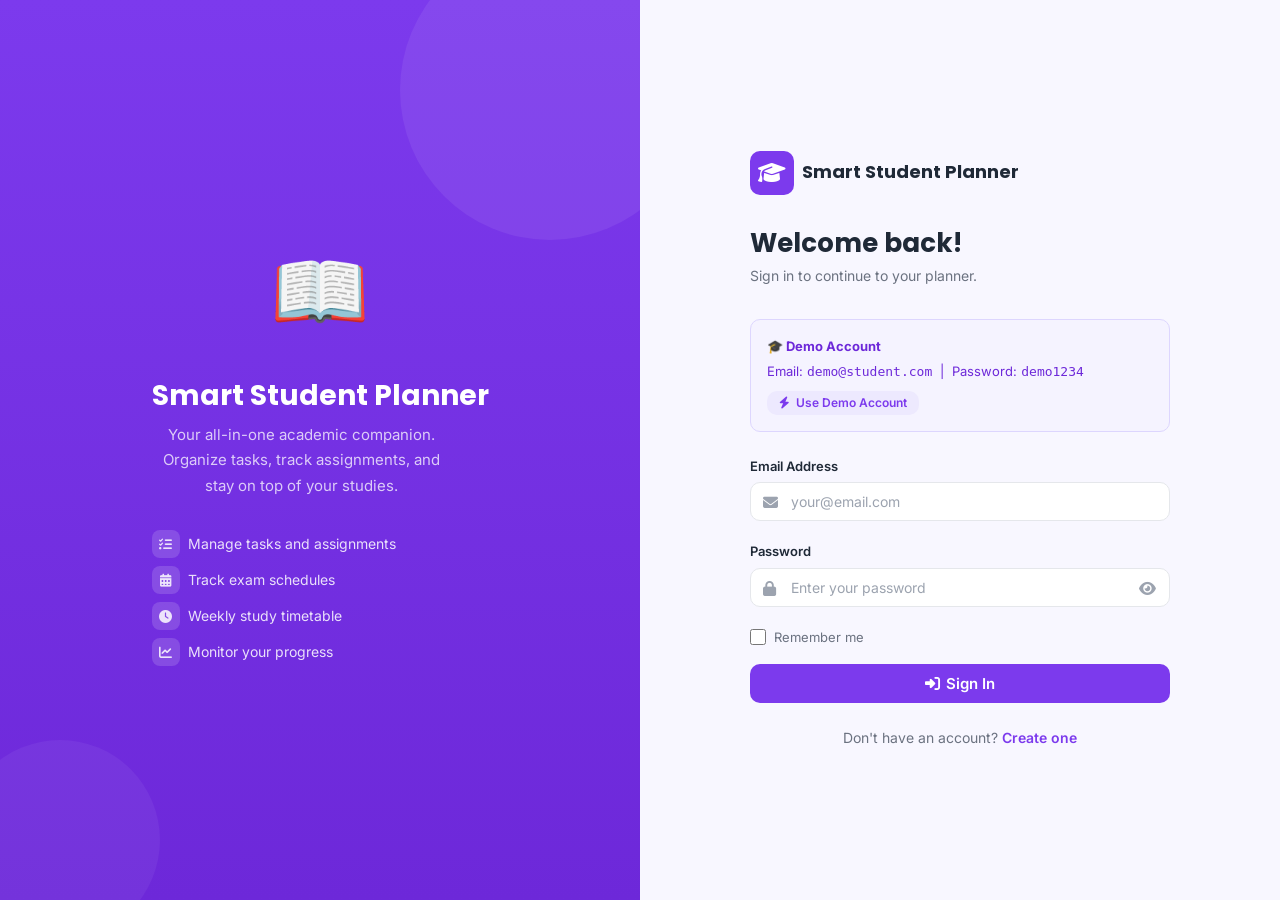
<file: smart-student-planner/index.html>
<!DOCTYPE html>
<html lang="en">
<head>
  <meta charset="UTF-8" />
  <meta name="viewport" content="width=device-width, initial-scale=1.0" />
  <title>Smart Student Planner</title>
  <link rel="stylesheet" href="css/style.css" />
  <link rel="stylesheet" href="css/responsive.css" />
  <link rel="stylesheet" href="https://cdnjs.cloudflare.com/ajax/libs/font-awesome/6.5.0/css/all.min.css" />
  <link rel="preconnect" href="https://fonts.googleapis.com" />
  <link rel="preconnect" href="https://fonts.gstatic.com" crossorigin />
  <link href="https://fonts.googleapis.com/css2?family=Inter:wght@300;400;500;600;700;800&family=Poppins:wght@400;500;600;700&display=swap" rel="stylesheet" />
</head>
<body>

<!-- Sidebar Overlay (mobile) -->
<div id="sidebar-overlay" class="sidebar-overlay" aria-hidden="true"></div>

<div class="app-layout">

  <!-- ===== SIDEBAR ===== -->
  <aside id="sidebar" class="sidebar" role="navigation" aria-label="Main navigation">

    <div class="sidebar-header">
      <!-- Logo -->
      <div class="sidebar-logo">
        <div class="logo-icon" aria-hidden="true">
          <i class="fa-solid fa-graduation-cap"></i>
        </div>
        <div class="logo-text">
          Smart Student
          <span>Planner</span>
        </div>
      </div>

      <!-- User info -->
      <div class="sidebar-user">
        <div class="user-avatar" id="sidebar-avatar" aria-hidden="true">S</div>
        <div class="user-info">
          <div class="user-name" id="sidebar-user-name">Student</div>
          <div class="user-role">Student</div>
        </div>
      </div>
    </div>

    <!-- Navigation -->
    <nav class="sidebar-nav" aria-label="Application sections">
      <div class="nav-label">Main Menu</div>

      <div class="nav-item active" data-section="dashboard" role="button" tabindex="0" aria-label="Dashboard">
        <i class="fa-solid fa-house" aria-hidden="true"></i>
        <span>Dashboard</span>
      </div>

      <div class="nav-item" data-section="tasks" role="button" tabindex="0" aria-label="My Tasks">
        <i class="fa-solid fa-list-check" aria-hidden="true"></i>
        <span>My Tasks</span>
        <span class="nav-badge" id="badge-tasks" style="display:none;">0</span>
      </div>

      <div class="nav-item" data-section="timetable" role="button" tabindex="0" aria-label="Timetable">
        <i class="fa-solid fa-clock" aria-hidden="true"></i>
        <span>Timetable</span>
      </div>

      <div class="nav-item" data-section="assignments" role="button" tabindex="0" aria-label="Assignments">
        <i class="fa-solid fa-file-lines" aria-hidden="true"></i>
        <span>Assignments</span>
        <span class="nav-badge" id="badge-assignments" style="display:none;">0</span>
      </div>

      <div class="nav-item" data-section="calendar" role="button" tabindex="0" aria-label="Exam Calendar">
        <i class="fa-solid fa-calendar-days" aria-hidden="true"></i>
        <span>Exam Calendar</span>
      </div>

      <div class="nav-item" data-section="progress" role="button" tabindex="0" aria-label="Study Progress">
        <i class="fa-solid fa-chart-line" aria-hidden="true"></i>
        <span>Study Progress</span>
      </div>

      <div class="nav-label" style="margin-top: var(--spacing-md);">Account</div>

      <div class="nav-item" data-section="settings" role="button" tabindex="0" aria-label="Profile and Settings">
        <i class="fa-solid fa-gear" aria-hidden="true"></i>
        <span>Profile & Settings</span>
      </div>
    </nav>

    <!-- Logout -->
    <div class="sidebar-footer">
      <button class="btn-logout logout-btn" type="button" aria-label="Logout">
        <i class="fa-solid fa-right-from-bracket" aria-hidden="true"></i>
        <span>Logout</span>
      </button>
    </div>

  </aside>

  <!-- ===== MAIN CONTENT ===== -->
  <main class="main-content" id="main-content">

    <!-- Topbar -->
    <header class="topbar" role="banner">
      <div class="topbar-left">
        <button class="sidebar-toggle" id="sidebar-toggle" aria-label="Toggle sidebar" aria-expanded="false">
          <i class="fa-solid fa-bars" aria-hidden="true"></i>
        </button>
        <h1 class="page-title" id="page-title">Dashboard</h1>
      </div>
      <div class="topbar-right">
        <span class="topbar-date" id="topbar-date" aria-label="Current date"></span>
        <button class="topbar-btn logout-btn" title="Logout" aria-label="Logout">
          <i class="fa-solid fa-right-from-bracket" aria-hidden="true"></i>
        </button>
      </div>
    </header>

    <!-- Page Content -->
    <div class="page-content">

      <!-- ===== DASHBOARD SECTION ===== -->
      <section id="section-dashboard" class="section active" aria-label="Dashboard">
        <!-- Rendered by dashboard.js -->
        <div id="dashboard-content"></div>
      </section>

      <!-- ===== TASKS SECTION ===== -->
      <section id="section-tasks" class="section" aria-label="My Tasks">
        <div id="tasks-content"></div>
      </section>

      <!-- ===== TIMETABLE SECTION ===== -->
      <section id="section-timetable" class="section" aria-label="Study Timetable">
        <div id="timetable-content"></div>
      </section>

      <!-- ===== ASSIGNMENTS SECTION ===== -->
      <section id="section-assignments" class="section" aria-label="Assignments">
        <div id="assignments-content"></div>
      </section>

      <!-- ===== CALENDAR SECTION ===== -->
      <section id="section-calendar" class="section" aria-label="Exam Calendar">
        <div id="calendar-content"></div>
      </section>

      <!-- ===== PROGRESS SECTION ===== -->
      <section id="section-progress" class="section" aria-label="Study Progress">
        <div id="progress-content"></div>
      </section>

      <!-- ===== SETTINGS SECTION ===== -->
      <section id="section-settings" class="section" aria-label="Profile and Settings">
        <div id="settings-content"></div>
      </section>

    </div><!-- end .page-content -->
  </main>

</div><!-- end .app-layout -->

<!-- Toast Container -->
<div id="toast-container" class="toast-container" aria-live="polite" aria-atomic="true"></div>

<!-- ===== SCRIPTS ===== -->
<script src="js/storage.js"></script>
<script src="js/app.js"></script>
<script src="js/dashboard.js"></script>
<script src="js/tasks.js"></script>
<script src="js/timetable.js"></script>
<script src="js/assignments.js"></script>
<script src="js/calendar.js"></script>
<script src="js/progress.js"></script>
<script src="js/settings.js"></script>

<script>
  document.addEventListener('DOMContentLoaded', () => {
    // ── 1. Initialize section modules (registers window.open* helpers) ──
    initDashboard();
    initTasks();
    initTimetable();
    initAssignments();
    initCalendar();
    initProgress();
    initSettings();

    // ── 2. Register the sectionActivated listener BEFORE initApp fires navigateTo ──
    document.addEventListener('sectionActivated', e => {
      const { section } = e.detail;
      switch (section) {
        case 'dashboard':    renderDashboard();    break;
        case 'tasks':        renderTasks();        break;
        case 'timetable':    renderTimetable();    break;
        case 'assignments':  renderAssignments();  break;
        case 'calendar':     renderCalendar();     break;
        case 'progress':     renderProgress();     break;
        case 'settings':     renderSettings();     break;
      }
      updateSidebarBadges();
    });

    // ── 3. Now init the app (applies theme, checks auth, calls navigateTo) ──
    initApp();

    // ── 4. Keyboard nav for sidebar items ──
    document.querySelectorAll('.nav-item[data-section]').forEach(item => {
      item.addEventListener('keydown', e => {
        if (e.key === 'Enter' || e.key === ' ') {
          e.preventDefault();
          item.click();
        }
      });
    });
  });
</script>

</body>
</html>
</file>
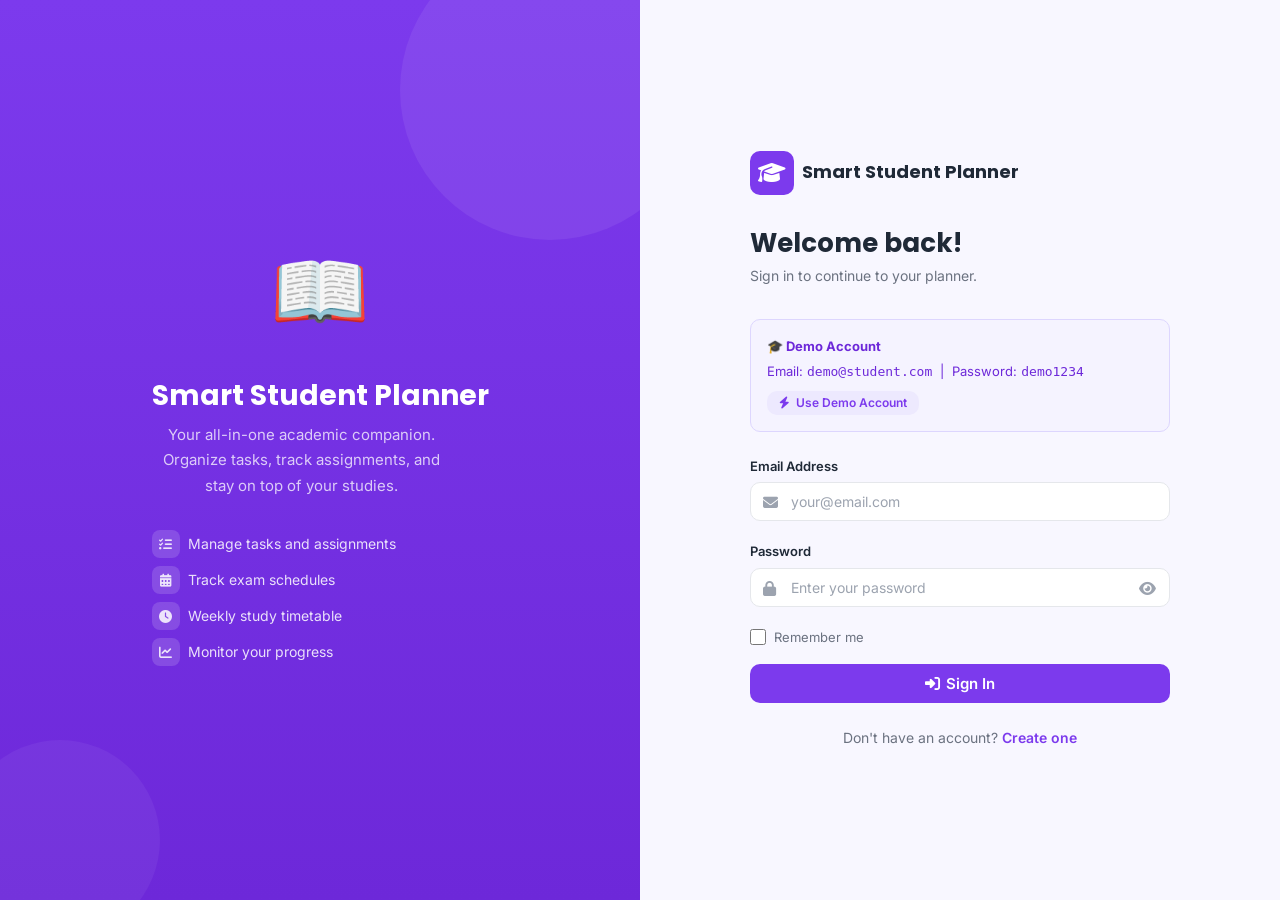
<file: smart-student-planner/login.html>
<!DOCTYPE html>
<html lang="en">
<head>
  <meta charset="UTF-8" />
  <meta name="viewport" content="width=device-width, initial-scale=1.0" />
  <title>Login – Smart Student Planner</title>
  <link rel="stylesheet" href="css/style.css" />
  <link rel="stylesheet" href="css/responsive.css" />
  <link rel="stylesheet" href="https://cdnjs.cloudflare.com/ajax/libs/font-awesome/6.5.0/css/all.min.css" />
  <link rel="preconnect" href="https://fonts.googleapis.com" />
  <link rel="preconnect" href="https://fonts.gstatic.com" crossorigin />
  <link href="https://fonts.googleapis.com/css2?family=Inter:wght@300;400;500;600;700;800&family=Poppins:wght@400;500;600;700&display=swap" rel="stylesheet" />
</head>
<body>

<div class="auth-page">

  <!-- Left Panel - Illustration -->
  <div class="auth-left" role="complementary" aria-label="Application features">
    <div class="auth-illustration">
      <div class="illustration-icon">📖</div>
      <h2>Smart Student Planner</h2>
      <p>Your all-in-one academic companion. Organize tasks, track assignments, and stay on top of your studies.</p>

      <div class="auth-features" aria-label="Key features">
        <div class="auth-feature">
          <i class="fa-solid fa-list-check" aria-hidden="true"></i>
          <span>Manage tasks and assignments</span>
        </div>
        <div class="auth-feature">
          <i class="fa-solid fa-calendar-days" aria-hidden="true"></i>
          <span>Track exam schedules</span>
        </div>
        <div class="auth-feature">
          <i class="fa-solid fa-clock" aria-hidden="true"></i>
          <span>Weekly study timetable</span>
        </div>
        <div class="auth-feature">
          <i class="fa-solid fa-chart-line" aria-hidden="true"></i>
          <span>Monitor your progress</span>
        </div>
      </div>
    </div>
  </div>

  <!-- Right Panel - Login Form -->
  <div class="auth-right">
    <div class="auth-card">

      <!-- Logo -->
      <div class="auth-logo">
        <div class="logo-icon" aria-hidden="true">
          <i class="fa-solid fa-graduation-cap"></i>
        </div>
        <div class="logo-text">Smart Student Planner</div>
      </div>

      <h1 class="auth-heading">Welcome back!</h1>
      <p class="auth-subheading">Sign in to continue to your planner.</p>

      <!-- Demo Account Info -->
      <div class="auth-demo-box" role="note">
        <strong>🎓 Demo Account</strong>
        Email: <code>demo@student.com</code> &nbsp;|&nbsp; Password: <code>demo1234</code>
        <br/>
        <button class="btn btn-secondary btn-sm mt-sm" id="demo-login-btn" type="button">
          <i class="fa-solid fa-bolt" aria-hidden="true"></i> Use Demo Account
        </button>
      </div>

      <!-- Login Form -->
      <form id="login-form" novalidate aria-label="Login form">

        <div class="form-group">
          <label class="form-label" for="login-email">Email Address</label>
          <div class="input-group">
            <i class="fa-solid fa-envelope input-icon" aria-hidden="true"></i>
            <input
              type="email"
              id="login-email"
              class="form-control"
              placeholder="your@email.com"
              autocomplete="email"
              aria-required="true"
              aria-describedby="login-email-error"
            />
          </div>
          <span class="form-error" id="login-email-error" role="alert" aria-live="polite"></span>
        </div>

        <div class="form-group">
          <label class="form-label" for="login-password">Password</label>
          <div class="input-group">
            <i class="fa-solid fa-lock input-icon" aria-hidden="true"></i>
            <input
              type="password"
              id="login-password"
              class="form-control"
              placeholder="Enter your password"
              autocomplete="current-password"
              aria-required="true"
              aria-describedby="login-password-error"
            />
            <button type="button" class="input-action" id="toggle-password" aria-label="Show password">
              <i class="fa-solid fa-eye" aria-hidden="true"></i>
            </button>
          </div>
          <span class="form-error" id="login-password-error" role="alert" aria-live="polite"></span>
        </div>

        <div class="form-group flex items-center justify-between gap-sm">
          <div class="checkbox-group">
            <input type="checkbox" id="remember-me" />
            <label for="remember-me">Remember me</label>
          </div>
        </div>

        <button type="submit" class="btn btn-primary btn-lg w-full">
          <i class="fa-solid fa-right-to-bracket" aria-hidden="true"></i>
          Sign In
        </button>

      </form>

      <div class="auth-footer">
        Don't have an account? <a href="register.html">Create one</a>
      </div>

    </div>
  </div>
</div>

<!-- Toast Container -->
<div id="toast-container" class="toast-container" aria-live="polite" aria-atomic="true"></div>

<script src="js/storage.js"></script>
<script src="js/app.js"></script>
<script src="js/auth.js"></script>
<script>
  document.addEventListener('DOMContentLoaded', initLoginPage);
</script>
</body>
</html>
</file>
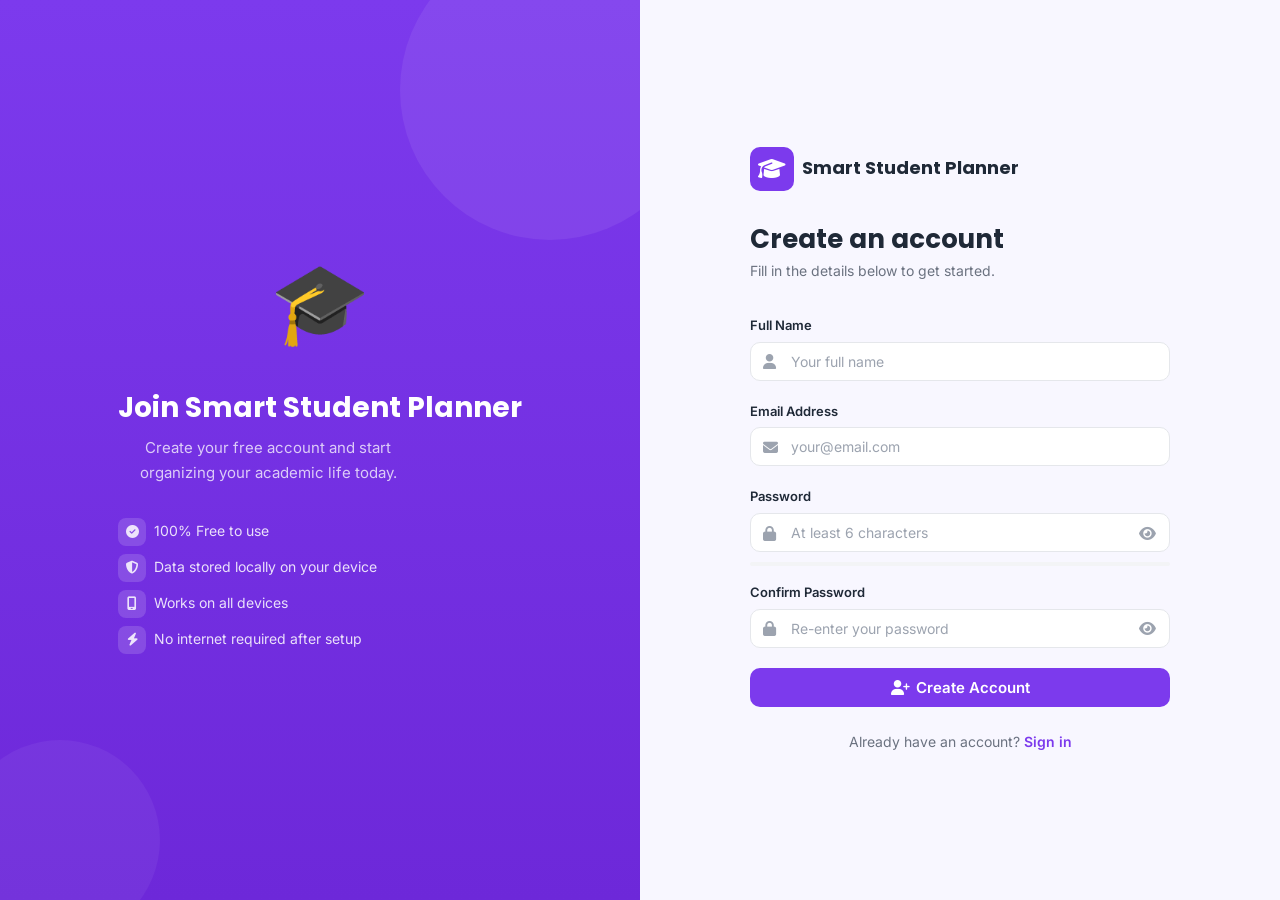
<file: smart-student-planner/register.html>
<!DOCTYPE html>
<html lang="en">
<head>
  <meta charset="UTF-8" />
  <meta name="viewport" content="width=device-width, initial-scale=1.0" />
  <title>Register – Smart Student Planner</title>
  <link rel="stylesheet" href="css/style.css" />
  <link rel="stylesheet" href="css/responsive.css" />
  <link rel="stylesheet" href="https://cdnjs.cloudflare.com/ajax/libs/font-awesome/6.5.0/css/all.min.css" />
  <link rel="preconnect" href="https://fonts.googleapis.com" />
  <link rel="preconnect" href="https://fonts.gstatic.com" crossorigin />
  <link href="https://fonts.googleapis.com/css2?family=Inter:wght@300;400;500;600;700;800&family=Poppins:wght@400;500;600;700&display=swap" rel="stylesheet" />
</head>
<body>

<div class="auth-page">

  <!-- Left Panel -->
  <div class="auth-left" role="complementary" aria-label="Application features">
    <div class="auth-illustration">
      <div class="illustration-icon">🎓</div>
      <h2>Join Smart Student Planner</h2>
      <p>Create your free account and start organizing your academic life today.</p>

      <div class="auth-features">
        <div class="auth-feature">
          <i class="fa-solid fa-circle-check" aria-hidden="true"></i>
          <span>100% Free to use</span>
        </div>
        <div class="auth-feature">
          <i class="fa-solid fa-shield-halved" aria-hidden="true"></i>
          <span>Data stored locally on your device</span>
        </div>
        <div class="auth-feature">
          <i class="fa-solid fa-mobile-screen" aria-hidden="true"></i>
          <span>Works on all devices</span>
        </div>
        <div class="auth-feature">
          <i class="fa-solid fa-bolt" aria-hidden="true"></i>
          <span>No internet required after setup</span>
        </div>
      </div>
    </div>
  </div>

  <!-- Right Panel - Register Form -->
  <div class="auth-right">
    <div class="auth-card">

      <!-- Logo -->
      <div class="auth-logo">
        <div class="logo-icon" aria-hidden="true">
          <i class="fa-solid fa-graduation-cap"></i>
        </div>
        <div class="logo-text">Smart Student Planner</div>
      </div>

      <h1 class="auth-heading">Create an account</h1>
      <p class="auth-subheading">Fill in the details below to get started.</p>

      <!-- Register Form -->
      <form id="register-form" novalidate aria-label="Registration form">

        <div class="form-group">
          <label class="form-label" for="register-name">Full Name</label>
          <div class="input-group">
            <i class="fa-solid fa-user input-icon" aria-hidden="true"></i>
            <input
              type="text"
              id="register-name"
              class="form-control"
              placeholder="Your full name"
              autocomplete="name"
              aria-required="true"
              aria-describedby="register-name-error"
            />
          </div>
          <span class="form-error" id="register-name-error" role="alert" aria-live="polite"></span>
        </div>

        <div class="form-group">
          <label class="form-label" for="register-email">Email Address</label>
          <div class="input-group">
            <i class="fa-solid fa-envelope input-icon" aria-hidden="true"></i>
            <input
              type="email"
              id="register-email"
              class="form-control"
              placeholder="your@email.com"
              autocomplete="email"
              aria-required="true"
              aria-describedby="register-email-error"
            />
          </div>
          <span class="form-error" id="register-email-error" role="alert" aria-live="polite"></span>
        </div>

        <div class="form-group">
          <label class="form-label" for="register-password">Password</label>
          <div class="input-group">
            <i class="fa-solid fa-lock input-icon" aria-hidden="true"></i>
            <input
              type="password"
              id="register-password"
              class="form-control"
              placeholder="At least 6 characters"
              autocomplete="new-password"
              aria-required="true"
              aria-describedby="register-password-error"
            />
            <button type="button" class="input-action" id="toggle-password" aria-label="Show password">
              <i class="fa-solid fa-eye" aria-hidden="true"></i>
            </button>
          </div>
          <span class="form-error" id="register-password-error" role="alert" aria-live="polite"></span>
          <!-- Password strength -->
          <div style="margin-top: 6px;">
            <div class="progress-wrap" style="height: 4px;">
              <div class="progress-bar" id="strength-bar" style="width:0%"></div>
            </div>
            <span id="strength-label" style="font-size:11px; color: var(--text-muted);"></span>
          </div>
        </div>

        <div class="form-group">
          <label class="form-label" for="register-confirm">Confirm Password</label>
          <div class="input-group">
            <i class="fa-solid fa-lock input-icon" aria-hidden="true"></i>
            <input
              type="password"
              id="register-confirm"
              class="form-control"
              placeholder="Re-enter your password"
              autocomplete="new-password"
              aria-required="true"
              aria-describedby="register-confirm-error"
            />
            <button type="button" class="input-action" id="toggle-confirm-password" aria-label="Show password">
              <i class="fa-solid fa-eye" aria-hidden="true"></i>
            </button>
          </div>
          <span class="form-error" id="register-confirm-error" role="alert" aria-live="polite"></span>
        </div>

        <button type="submit" class="btn btn-primary btn-lg w-full">
          <i class="fa-solid fa-user-plus" aria-hidden="true"></i>
          Create Account
        </button>

      </form>

      <div class="auth-footer">
        Already have an account? <a href="login.html">Sign in</a>
      </div>

    </div>
  </div>
</div>

<!-- Toast Container -->
<div id="toast-container" class="toast-container" aria-live="polite" aria-atomic="true"></div>

<script src="js/storage.js"></script>
<script src="js/app.js"></script>
<script src="js/auth.js"></script>
<script>
  document.addEventListener('DOMContentLoaded', initRegisterPage);
</script>
</body>
</html>
</file>
<file: smart-student-planner/css/style.css>
/* ============================================================
   Smart Student Planner - Main Design System
   Author: UID Project
   ============================================================ */

/* --- Google Fonts Import --- */
@import url('https://fonts.googleapis.com/css2?family=Inter:wght@300;400;500;600;700;800&family=Poppins:wght@400;500;600;700&display=swap');

/* --- CSS Custom Properties (Design Tokens) --- */
:root {
  /* Primary Colors */
  --primary: #7c3aed;
  --primary-light: #8b5cf6;
  --primary-dark: #6d28d9;
  --primary-50: #f5f3ff;
  --primary-100: #ede9fe;
  --primary-200: #ddd6fe;
  --primary-300: #c4b5fd;

  /* Secondary / Lavender */
  --secondary: #a78bfa;
  --secondary-light: #c4b5fd;

  /* Accent Colors */
  --blue: #3b82f6;
  --blue-light: #dbeafe;
  --green: #10b981;
  --green-light: #d1fae5;
  --orange: #f59e0b;
  --orange-light: #fef3c7;
  --pink: #ec4899;
  --pink-light: #fce7f3;
  --red: #ef4444;
  --red-light: #fee2e2;

  /* Neutrals */
  --white: #ffffff;
  --gray-50: #f9fafb;
  --gray-100: #f3f4f6;
  --gray-200: #e5e7eb;
  --gray-300: #d1d5db;
  --gray-400: #9ca3af;
  --gray-500: #6b7280;
  --gray-600: #4b5563;
  --gray-700: #374151;
  --gray-800: #1f2937;
  --gray-900: #111827;

  /* Background */
  --bg-main: #f8f7ff;
  --bg-card: #ffffff;
  --bg-sidebar: #ffffff;

  /* Text */
  --text-primary: #1f2937;
  --text-secondary: #6b7280;
  --text-muted: #9ca3af;
  --text-on-primary: #ffffff;

  /* Borders */
  --border: #e5e7eb;
  --border-focus: #7c3aed;

  /* Shadows */
  --shadow-sm: 0 1px 3px rgba(0,0,0,0.08), 0 1px 2px rgba(0,0,0,0.06);
  --shadow-md: 0 4px 6px rgba(0,0,0,0.07), 0 2px 4px rgba(0,0,0,0.06);
  --shadow-lg: 0 10px 25px rgba(124,58,237,0.10), 0 4px 6px rgba(0,0,0,0.05);
  --shadow-xl: 0 20px 40px rgba(124,58,237,0.15);

  /* Sidebar */
  --sidebar-width: 260px;
  --sidebar-bg: linear-gradient(180deg, #7c3aed 0%, #6d28d9 100%);

  /* Typography */
  --font-main: 'Inter', sans-serif;
  --font-heading: 'Poppins', sans-serif;

  /* Spacing */
  --spacing-xs: 4px;
  --spacing-sm: 8px;
  --spacing-md: 16px;
  --spacing-lg: 24px;
  --spacing-xl: 32px;
  --spacing-2xl: 48px;

  /* Border Radius */
  --radius-sm: 6px;
  --radius-md: 10px;
  --radius-lg: 16px;
  --radius-xl: 20px;
  --radius-full: 9999px;

  /* Transitions */
  --transition: 0.2s ease;
  --transition-slow: 0.35s ease;

  /* Topbar height */
  --topbar-height: 64px;

  /* Z-index layers */
  --z-sidebar: 100;
  --z-topbar: 90;
  --z-modal: 200;
  --z-toast: 300;
  --z-overlay: 150;
}

/* --- Dark Mode Overrides --- */
[data-theme="dark"] {
  --bg-main: #0f0e1a;
  --bg-card: #1a1827;
  --bg-sidebar: #1a1827;
  --text-primary: #f3f4f6;
  --text-secondary: #9ca3af;
  --text-muted: #6b7280;
  --border: #2d2b3d;
  --gray-50: #1a1827;
  --gray-100: #1f1d2e;
  --gray-200: #2d2b3d;
  --primary-50: #1e1535;
  --primary-100: #2d1f5e;
  --primary-200: #3d2a7a;
  --shadow-sm: 0 1px 3px rgba(0,0,0,0.3);
  --shadow-md: 0 4px 6px rgba(0,0,0,0.3);
  --shadow-lg: 0 10px 25px rgba(0,0,0,0.4);
}

/* --- CSS Reset & Base --- */
*, *::before, *::after {
  box-sizing: border-box;
  margin: 0;
  padding: 0;
}

html {
  scroll-behavior: smooth;
  font-size: 16px;
}

body {
  font-family: var(--font-main);
  background: var(--bg-main);
  color: var(--text-primary);
  line-height: 1.6;
  min-height: 100vh;
  transition: background-color var(--transition), color var(--transition);
  -webkit-font-smoothing: antialiased;
}

a {
  text-decoration: none;
  color: inherit;
}

ul, ol {
  list-style: none;
}

img {
  max-width: 100%;
  display: block;
}

button {
  cursor: pointer;
  font-family: var(--font-main);
  border: none;
  background: none;
}

input, textarea, select {
  font-family: var(--font-main);
  font-size: 14px;
}

h1, h2, h3, h4, h5, h6 {
  font-family: var(--font-heading);
  line-height: 1.3;
  color: var(--text-primary);
}

/* ============================================================
   LAYOUT
   ============================================================ */

.app-layout {
  display: flex;
  min-height: 100vh;
}

/* --- Sidebar --- */
.sidebar {
  width: var(--sidebar-width);
  background: var(--sidebar-bg);
  position: fixed;
  top: 0;
  left: 0;
  height: 100vh;
  display: flex;
  flex-direction: column;
  z-index: var(--z-sidebar);
  transition: transform var(--transition-slow);
  overflow: hidden;
}

.sidebar-header {
  padding: var(--spacing-lg) var(--spacing-lg) var(--spacing-md);
  border-bottom: 1px solid rgba(255,255,255,0.1);
}

.sidebar-logo {
  display: flex;
  align-items: center;
  gap: var(--spacing-sm);
  margin-bottom: var(--spacing-md);
}

.sidebar-logo .logo-icon {
  width: 40px;
  height: 40px;
  background: rgba(255,255,255,0.2);
  border-radius: var(--radius-md);
  display: flex;
  align-items: center;
  justify-content: center;
  font-size: 20px;
  color: #fff;
  flex-shrink: 0;
}

.sidebar-logo .logo-text {
  font-family: var(--font-heading);
  font-size: 15px;
  font-weight: 700;
  color: #fff;
  line-height: 1.2;
}

.sidebar-logo .logo-text span {
  display: block;
  font-size: 11px;
  font-weight: 400;
  opacity: 0.75;
}

.sidebar-user {
  display: flex;
  align-items: center;
  gap: var(--spacing-sm);
}

.user-avatar {
  width: 36px;
  height: 36px;
  background: rgba(255,255,255,0.2);
  border-radius: var(--radius-full);
  display: flex;
  align-items: center;
  justify-content: center;
  font-weight: 700;
  font-size: 14px;
  color: #fff;
  flex-shrink: 0;
  text-transform: uppercase;
}

.user-info .user-name {
  font-size: 13px;
  font-weight: 600;
  color: #fff;
}

.user-info .user-role {
  font-size: 11px;
  color: rgba(255,255,255,0.65);
}

/* Sidebar Navigation */
.sidebar-nav {
  flex: 1;
  padding: var(--spacing-md) var(--spacing-sm);
  overflow-y: auto;
}

.sidebar-nav::-webkit-scrollbar {
  width: 4px;
}
.sidebar-nav::-webkit-scrollbar-thumb {
  background: rgba(255,255,255,0.2);
  border-radius: var(--radius-full);
}

.nav-label {
  font-size: 10px;
  font-weight: 700;
  text-transform: uppercase;
  letter-spacing: 1px;
  color: rgba(255,255,255,0.45);
  padding: var(--spacing-sm) var(--spacing-md);
  margin-top: var(--spacing-sm);
}

.nav-item {
  display: flex;
  align-items: center;
  gap: var(--spacing-sm);
  padding: 11px var(--spacing-md);
  border-radius: var(--radius-md);
  color: rgba(255,255,255,0.75);
  font-size: 14px;
  font-weight: 500;
  transition: all var(--transition);
  cursor: pointer;
  margin-bottom: 2px;
  position: relative;
}

.nav-item i {
  width: 20px;
  text-align: center;
  font-size: 16px;
  flex-shrink: 0;
}

.nav-item:hover {
  background: rgba(255,255,255,0.12);
  color: #fff;
}

.nav-item.active {
  background: rgba(255,255,255,0.2);
  color: #fff;
  font-weight: 600;
}

.nav-item.active::before {
  content: '';
  position: absolute;
  left: 0;
  top: 50%;
  transform: translateY(-50%);
  width: 3px;
  height: 60%;
  background: #fff;
  border-radius: 0 var(--radius-full) var(--radius-full) 0;
}

.nav-badge {
  margin-left: auto;
  background: rgba(255,255,255,0.25);
  color: #fff;
  font-size: 10px;
  font-weight: 700;
  padding: 2px 7px;
  border-radius: var(--radius-full);
  min-width: 20px;
  text-align: center;
}

.sidebar-footer {
  padding: var(--spacing-md);
  border-top: 1px solid rgba(255,255,255,0.1);
}

.btn-logout {
  display: flex;
  align-items: center;
  gap: var(--spacing-sm);
  padding: 10px var(--spacing-md);
  border-radius: var(--radius-md);
  color: rgba(255,255,255,0.75);
  font-size: 14px;
  font-weight: 500;
  width: 100%;
  transition: all var(--transition);
}

.btn-logout:hover {
  background: rgba(239,68,68,0.2);
  color: #fca5a5;
}

/* --- Main Content --- */
.main-content {
  margin-left: var(--sidebar-width);
  flex: 1;
  display: flex;
  flex-direction: column;
  min-height: 100vh;
}

/* --- Topbar --- */
.topbar {
  height: var(--topbar-height);
  background: var(--bg-card);
  border-bottom: 1px solid var(--border);
  display: flex;
  align-items: center;
  justify-content: space-between;
  padding: 0 var(--spacing-xl);
  position: sticky;
  top: 0;
  z-index: var(--z-topbar);
  transition: background var(--transition);
}

.topbar-left {
  display: flex;
  align-items: center;
  gap: var(--spacing-md);
}

.sidebar-toggle {
  display: none;
  width: 36px;
  height: 36px;
  border-radius: var(--radius-md);
  align-items: center;
  justify-content: center;
  color: var(--text-secondary);
  font-size: 18px;
  transition: all var(--transition);
}

.sidebar-toggle:hover {
  background: var(--gray-100);
  color: var(--text-primary);
}

.page-title {
  font-family: var(--font-heading);
  font-size: 20px;
  font-weight: 700;
  color: var(--text-primary);
}

.topbar-right {
  display: flex;
  align-items: center;
  gap: var(--spacing-sm);
}

.topbar-btn {
  width: 36px;
  height: 36px;
  border-radius: var(--radius-md);
  display: flex;
  align-items: center;
  justify-content: center;
  color: var(--text-secondary);
  font-size: 16px;
  transition: all var(--transition);
  position: relative;
}

.topbar-btn:hover {
  background: var(--primary-100);
  color: var(--primary);
}

.topbar-date {
  font-size: 13px;
  color: var(--text-secondary);
  font-weight: 500;
  padding: 6px 12px;
  background: var(--gray-100);
  border-radius: var(--radius-full);
}

/* --- Page Content --- */
.page-content {
  padding: var(--spacing-xl);
  flex: 1;
}

/* --- Sections (tab-based navigation) --- */
.section {
  display: none;
}
.section.active {
  display: block;
}

/* ============================================================
   COMPONENTS
   ============================================================ */

/* --- Cards --- */
.card {
  background: var(--bg-card);
  border-radius: var(--radius-lg);
  box-shadow: var(--shadow-sm);
  border: 1px solid var(--border);
  transition: all var(--transition);
}

.card:hover {
  box-shadow: var(--shadow-md);
}

.card-header {
  display: flex;
  align-items: center;
  justify-content: space-between;
  padding: var(--spacing-lg);
  border-bottom: 1px solid var(--border);
}

.card-title {
  font-family: var(--font-heading);
  font-size: 16px;
  font-weight: 600;
  color: var(--text-primary);
}

.card-body {
  padding: var(--spacing-lg);
}

/* Stat Cards */
.stat-card {
  background: var(--bg-card);
  border-radius: var(--radius-lg);
  padding: var(--spacing-lg);
  box-shadow: var(--shadow-sm);
  border: 1px solid var(--border);
  display: flex;
  align-items: center;
  gap: var(--spacing-md);
  transition: all var(--transition);
  position: relative;
  overflow: hidden;
}

.stat-card::after {
  content: '';
  position: absolute;
  top: 0;
  right: 0;
  width: 80px;
  height: 80px;
  border-radius: 50%;
  opacity: 0.06;
  background: currentColor;
  transform: translate(20px, -20px);
}

.stat-card:hover {
  transform: translateY(-2px);
  box-shadow: var(--shadow-md);
}

.stat-icon {
  width: 52px;
  height: 52px;
  border-radius: var(--radius-md);
  display: flex;
  align-items: center;
  justify-content: center;
  font-size: 22px;
  flex-shrink: 0;
}

.stat-icon.purple { background: var(--primary-100); color: var(--primary); }
.stat-icon.blue   { background: var(--blue-light);  color: var(--blue);   }
.stat-icon.green  { background: var(--green-light); color: var(--green);  }
.stat-icon.orange { background: var(--orange-light);color: var(--orange); }
.stat-icon.pink   { background: var(--pink-light);  color: var(--pink);   }
.stat-icon.red    { background: var(--red-light);   color: var(--red);    }

.stat-info .stat-value {
  font-family: var(--font-heading);
  font-size: 28px;
  font-weight: 700;
  color: var(--text-primary);
  line-height: 1;
}

.stat-info .stat-label {
  font-size: 13px;
  color: var(--text-secondary);
  margin-top: 4px;
}

/* --- Buttons --- */
.btn {
  display: inline-flex;
  align-items: center;
  justify-content: center;
  gap: 6px;
  padding: 9px 18px;
  border-radius: var(--radius-md);
  font-size: 14px;
  font-weight: 600;
  transition: all var(--transition);
  cursor: pointer;
  border: none;
  font-family: var(--font-main);
  white-space: nowrap;
  line-height: 1;
}

.btn:disabled {
  opacity: 0.6;
  cursor: not-allowed;
}

.btn-primary {
  background: var(--primary);
  color: #fff;
}
.btn-primary:hover:not(:disabled) {
  background: var(--primary-dark);
  transform: translateY(-1px);
  box-shadow: 0 4px 12px rgba(124,58,237,0.35);
}

.btn-secondary {
  background: var(--primary-100);
  color: var(--primary);
}
.btn-secondary:hover:not(:disabled) {
  background: var(--primary-200);
}

.btn-success {
  background: var(--green);
  color: #fff;
}
.btn-success:hover:not(:disabled) {
  background: #059669;
  transform: translateY(-1px);
}

.btn-danger {
  background: var(--red);
  color: #fff;
}
.btn-danger:hover:not(:disabled) {
  background: #dc2626;
  transform: translateY(-1px);
}

.btn-outline {
  background: transparent;
  color: var(--primary);
  border: 1.5px solid var(--primary);
}
.btn-outline:hover:not(:disabled) {
  background: var(--primary-50);
}

.btn-ghost {
  background: transparent;
  color: var(--text-secondary);
  border: 1.5px solid var(--border);
}
.btn-ghost:hover:not(:disabled) {
  background: var(--gray-100);
  color: var(--text-primary);
}

.btn-sm {
  padding: 6px 12px;
  font-size: 12px;
}

.btn-lg {
  padding: 12px 28px;
  font-size: 15px;
}

.btn-icon {
  width: 34px;
  height: 34px;
  padding: 0;
  border-radius: var(--radius-md);
}

/* --- Forms --- */
.form-group {
  margin-bottom: var(--spacing-md);
}

.form-label {
  display: block;
  font-size: 13px;
  font-weight: 600;
  color: var(--text-primary);
  margin-bottom: 6px;
}

.form-control {
  width: 100%;
  padding: 10px 14px;
  border: 1.5px solid var(--border);
  border-radius: var(--radius-md);
  font-size: 14px;
  color: var(--text-primary);
  background: var(--bg-card);
  transition: all var(--transition);
  outline: none;
}

.form-control:focus {
  border-color: var(--primary);
  box-shadow: 0 0 0 3px rgba(124,58,237,0.12);
}

.form-control::placeholder {
  color: var(--text-muted);
}

.form-control.error {
  border-color: var(--red);
}

.form-error {
  font-size: 12px;
  color: var(--red);
  margin-top: 4px;
  display: flex;
  align-items: center;
  gap: 4px;
}

.form-row {
  display: grid;
  grid-template-columns: 1fr 1fr;
  gap: var(--spacing-md);
}

textarea.form-control {
  resize: vertical;
  min-height: 80px;
}

select.form-control {
  cursor: pointer;
}

/* Input with icon */
.input-group {
  position: relative;
}

.input-group .form-control {
  padding-left: 40px;
}

.input-group .input-icon {
  position: absolute;
  left: 13px;
  top: 50%;
  transform: translateY(-50%);
  color: var(--text-muted);
  font-size: 15px;
  pointer-events: none;
}

.input-group .input-action {
  position: absolute;
  right: 10px;
  top: 50%;
  transform: translateY(-50%);
  color: var(--text-muted);
  background: none;
  border: none;
  cursor: pointer;
  font-size: 15px;
  padding: 4px;
  transition: color var(--transition);
}

.input-group .input-action:hover {
  color: var(--primary);
}

/* --- Badges / Priority Tags --- */
.badge {
  display: inline-flex;
  align-items: center;
  gap: 4px;
  padding: 3px 9px;
  border-radius: var(--radius-full);
  font-size: 11px;
  font-weight: 600;
  text-transform: uppercase;
  letter-spacing: 0.4px;
}

.badge-high    { background: var(--red-light);    color: var(--red);    }
.badge-medium  { background: var(--orange-light); color: var(--orange); }
.badge-low     { background: var(--green-light);  color: var(--green);  }
.badge-pending { background: var(--blue-light);   color: var(--blue);   }
.badge-done    { background: var(--green-light);  color: var(--green);  }
.badge-overdue { background: var(--red-light);    color: var(--red);    }
.badge-purple  { background: var(--primary-100);  color: var(--primary);}

/* --- Progress Bar --- */
.progress-wrap {
  background: var(--gray-100);
  border-radius: var(--radius-full);
  height: 8px;
  overflow: hidden;
}

.progress-bar {
  height: 100%;
  border-radius: var(--radius-full);
  background: linear-gradient(90deg, var(--primary), var(--secondary));
  transition: width 0.5s ease;
}

.progress-bar.green  { background: linear-gradient(90deg, var(--green), #34d399); }
.progress-bar.orange { background: linear-gradient(90deg, var(--orange), #fcd34d); }
.progress-bar.blue   { background: linear-gradient(90deg, var(--blue), #60a5fa); }
.progress-bar.red    { background: linear-gradient(90deg, var(--red), #f87171); }

/* --- Modal --- */
.modal-overlay {
  position: fixed;
  inset: 0;
  background: rgba(0,0,0,0.45);
  z-index: var(--z-modal);
  display: flex;
  align-items: center;
  justify-content: center;
  padding: var(--spacing-lg);
  opacity: 0;
  visibility: hidden;
  transition: all var(--transition);
}

.modal-overlay.open {
  opacity: 1;
  visibility: visible;
}

.modal {
  background: var(--bg-card);
  border-radius: var(--radius-xl);
  box-shadow: var(--shadow-xl);
  width: 100%;
  max-width: 520px;
  max-height: 90vh;
  overflow-y: auto;
  transform: scale(0.95) translateY(20px);
  transition: transform var(--transition);
}

.modal-overlay.open .modal {
  transform: scale(1) translateY(0);
}

.modal-header {
  display: flex;
  align-items: center;
  justify-content: space-between;
  padding: var(--spacing-lg);
  border-bottom: 1px solid var(--border);
  position: sticky;
  top: 0;
  background: var(--bg-card);
  z-index: 1;
}

.modal-title {
  font-family: var(--font-heading);
  font-size: 18px;
  font-weight: 700;
  color: var(--text-primary);
}

.modal-close {
  width: 32px;
  height: 32px;
  border-radius: var(--radius-md);
  display: flex;
  align-items: center;
  justify-content: center;
  color: var(--text-muted);
  font-size: 18px;
  transition: all var(--transition);
}

.modal-close:hover {
  background: var(--gray-100);
  color: var(--text-primary);
}

.modal-body {
  padding: var(--spacing-lg);
}

.modal-footer {
  display: flex;
  align-items: center;
  justify-content: flex-end;
  gap: var(--spacing-sm);
  padding: var(--spacing-md) var(--spacing-lg);
  border-top: 1px solid var(--border);
}

/* --- Toast Notifications --- */
.toast-container {
  position: fixed;
  bottom: var(--spacing-xl);
  right: var(--spacing-xl);
  z-index: var(--z-toast);
  display: flex;
  flex-direction: column;
  gap: var(--spacing-sm);
}

.toast {
  display: flex;
  align-items: center;
  gap: var(--spacing-sm);
  padding: 12px 18px;
  border-radius: var(--radius-lg);
  background: var(--bg-card);
  box-shadow: var(--shadow-lg);
  font-size: 14px;
  font-weight: 500;
  color: var(--text-primary);
  min-width: 280px;
  max-width: 360px;
  border-left: 4px solid var(--primary);
  animation: toastIn 0.3s ease;
  position: relative;
}

.toast.success { border-left-color: var(--green); }
.toast.error   { border-left-color: var(--red);   }
.toast.warning { border-left-color: var(--orange); }
.toast.info    { border-left-color: var(--blue);   }

.toast-icon {
  font-size: 18px;
  flex-shrink: 0;
}
.toast.success .toast-icon { color: var(--green);  }
.toast.error   .toast-icon { color: var(--red);    }
.toast.warning .toast-icon { color: var(--orange); }
.toast.info    .toast-icon { color: var(--blue);   }

@keyframes toastIn {
  from { opacity: 0; transform: translateX(40px); }
  to   { opacity: 1; transform: translateX(0);    }
}

@keyframes toastOut {
  from { opacity: 1; transform: translateX(0);    }
  to   { opacity: 0; transform: translateX(40px); }
}

.toast.removing {
  animation: toastOut 0.3s ease forwards;
}

/* --- Empty States --- */
.empty-state {
  text-align: center;
  padding: var(--spacing-2xl) var(--spacing-xl);
  color: var(--text-muted);
}

.empty-state .empty-icon {
  font-size: 52px;
  margin-bottom: var(--spacing-md);
  opacity: 0.4;
}

.empty-state h3 {
  font-family: var(--font-heading);
  font-size: 18px;
  font-weight: 600;
  color: var(--text-secondary);
  margin-bottom: var(--spacing-xs);
}

.empty-state p {
  font-size: 14px;
  color: var(--text-muted);
  max-width: 300px;
  margin: 0 auto var(--spacing-md);
}

/* --- Search Bar --- */
.search-bar {
  display: flex;
  align-items: center;
  gap: var(--spacing-sm);
  flex-wrap: wrap;
}

.search-input-wrap {
  position: relative;
  flex: 1;
  min-width: 200px;
}

.search-input-wrap i {
  position: absolute;
  left: 12px;
  top: 50%;
  transform: translateY(-50%);
  color: var(--text-muted);
  font-size: 15px;
}

.search-input-wrap input {
  width: 100%;
  padding: 9px 14px 9px 38px;
  border: 1.5px solid var(--border);
  border-radius: var(--radius-md);
  font-size: 14px;
  color: var(--text-primary);
  background: var(--bg-card);
  outline: none;
  transition: all var(--transition);
}

.search-input-wrap input:focus {
  border-color: var(--primary);
  box-shadow: 0 0 0 3px rgba(124,58,237,0.12);
}

/* --- Filter Tabs --- */
.filter-tabs {
  display: flex;
  gap: 4px;
  background: var(--gray-100);
  padding: 4px;
  border-radius: var(--radius-md);
  flex-wrap: wrap;
}

.filter-tab {
  padding: 6px 14px;
  border-radius: var(--radius-sm);
  font-size: 13px;
  font-weight: 500;
  color: var(--text-secondary);
  cursor: pointer;
  transition: all var(--transition);
  border: none;
  background: none;
}

.filter-tab.active {
  background: var(--bg-card);
  color: var(--primary);
  box-shadow: var(--shadow-sm);
  font-weight: 600;
}

.filter-tab:hover:not(.active) {
  color: var(--text-primary);
}

/* --- Overlay for mobile sidebar --- */
.sidebar-overlay {
  display: none;
  position: fixed;
  inset: 0;
  background: rgba(0,0,0,0.45);
  z-index: calc(var(--z-sidebar) - 1);
}

.sidebar-overlay.open {
  display: block;
}

/* ============================================================
   DASHBOARD STYLES
   ============================================================ */

.dashboard-grid {
  display: grid;
  gap: var(--spacing-lg);
}

.stats-grid {
  display: grid;
  grid-template-columns: repeat(auto-fit, minmax(200px, 1fr));
  gap: var(--spacing-md);
}

.dashboard-row {
  display: grid;
  grid-template-columns: 2fr 1fr;
  gap: var(--spacing-lg);
}

.welcome-banner {
  background: var(--sidebar-bg);
  border-radius: var(--radius-xl);
  padding: var(--spacing-xl);
  color: #fff;
  position: relative;
  overflow: hidden;
  margin-bottom: var(--spacing-lg);
}

.welcome-banner::before {
  content: '📚';
  position: absolute;
  right: 24px;
  top: 50%;
  transform: translateY(-50%);
  font-size: 80px;
  opacity: 0.15;
}

.welcome-banner h2 {
  color: #fff;
  font-size: 22px;
  margin-bottom: 6px;
}

.welcome-banner p {
  color: rgba(255,255,255,0.75);
  font-size: 14px;
}

.quick-actions {
  display: flex;
  gap: var(--spacing-sm);
  margin-top: var(--spacing-md);
  flex-wrap: wrap;
}

.quick-action-btn {
  display: inline-flex;
  align-items: center;
  gap: 6px;
  padding: 8px 16px;
  background: rgba(255,255,255,0.15);
  color: #fff;
  border-radius: var(--radius-full);
  font-size: 13px;
  font-weight: 500;
  cursor: pointer;
  transition: all var(--transition);
  border: 1px solid rgba(255,255,255,0.2);
}

.quick-action-btn:hover {
  background: rgba(255,255,255,0.25);
}

/* Chart placeholder */
.chart-container {
  position: relative;
  height: 200px;
}

/* Upcoming list items */
.upcoming-item {
  display: flex;
  align-items: center;
  gap: var(--spacing-sm);
  padding: 10px 0;
  border-bottom: 1px solid var(--border);
}

.upcoming-item:last-child {
  border-bottom: none;
}

.upcoming-dot {
  width: 10px;
  height: 10px;
  border-radius: var(--radius-full);
  flex-shrink: 0;
}

.upcoming-info {
  flex: 1;
}

.upcoming-title {
  font-size: 13px;
  font-weight: 600;
  color: var(--text-primary);
}

.upcoming-sub {
  font-size: 12px;
  color: var(--text-muted);
}

.upcoming-date {
  font-size: 11px;
  font-weight: 600;
  color: var(--text-secondary);
  white-space: nowrap;
}

/* ============================================================
   TASK STYLES
   ============================================================ */

.task-card {
  display: flex;
  align-items: flex-start;
  gap: var(--spacing-md);
  padding: var(--spacing-md);
  background: var(--bg-card);
  border: 1.5px solid var(--border);
  border-radius: var(--radius-lg);
  transition: all var(--transition);
  margin-bottom: var(--spacing-sm);
}

.task-card:hover {
  border-color: var(--primary-300);
  box-shadow: var(--shadow-sm);
}

.task-card.completed {
  opacity: 0.7;
  background: var(--gray-50);
}

.task-checkbox {
  width: 20px;
  height: 20px;
  border: 2px solid var(--border);
  border-radius: 6px;
  display: flex;
  align-items: center;
  justify-content: center;
  cursor: pointer;
  flex-shrink: 0;
  margin-top: 2px;
  transition: all var(--transition);
}

.task-checkbox.checked {
  background: var(--green);
  border-color: var(--green);
  color: #fff;
}

.task-checkbox.checked::after {
  content: '✓';
  font-size: 12px;
}

.task-body {
  flex: 1;
  min-width: 0;
}

.task-title {
  font-size: 14px;
  font-weight: 600;
  color: var(--text-primary);
  margin-bottom: 4px;
}

.task-card.completed .task-title {
  text-decoration: line-through;
  color: var(--text-muted);
}

.task-desc {
  font-size: 12px;
  color: var(--text-secondary);
  margin-bottom: 8px;
  white-space: pre-wrap;
  word-break: break-word;
}

.task-meta {
  display: flex;
  align-items: center;
  gap: var(--spacing-sm);
  flex-wrap: wrap;
}

.task-date {
  font-size: 11px;
  color: var(--text-muted);
  display: flex;
  align-items: center;
  gap: 4px;
}

.task-date.overdue { color: var(--red); font-weight: 600; }

.task-actions {
  display: flex;
  gap: 4px;
  flex-shrink: 0;
}

.action-btn {
  width: 30px;
  height: 30px;
  border-radius: var(--radius-sm);
  display: flex;
  align-items: center;
  justify-content: center;
  font-size: 13px;
  color: var(--text-muted);
  transition: all var(--transition);
  cursor: pointer;
}

.action-btn:hover { background: var(--gray-100); color: var(--text-primary); }
.action-btn.edit:hover { color: var(--blue); background: var(--blue-light); }
.action-btn.delete:hover { color: var(--red); background: var(--red-light); }

/* ============================================================
   TIMETABLE STYLES
   ============================================================ */

.timetable-grid {
  display: grid;
  grid-template-columns: repeat(7, 1fr);
  gap: var(--spacing-sm);
}

.day-column {
  min-width: 0;
}

.day-header {
  text-align: center;
  padding: 10px 6px;
  border-radius: var(--radius-md);
  font-size: 12px;
  font-weight: 700;
  text-transform: uppercase;
  letter-spacing: 0.5px;
  color: var(--text-secondary);
  background: var(--gray-100);
  margin-bottom: var(--spacing-sm);
}

.day-header.today {
  background: var(--primary);
  color: #fff;
}

.timetable-slot {
  padding: 8px;
  border-radius: var(--radius-md);
  font-size: 11px;
  margin-bottom: 6px;
  cursor: pointer;
  transition: all var(--transition);
  position: relative;
  border-left: 3px solid transparent;
}

.timetable-slot:hover {
  filter: brightness(0.95);
  transform: translateY(-1px);
  box-shadow: var(--shadow-sm);
}

.slot-subject {
  font-weight: 700;
  font-size: 12px;
  margin-bottom: 2px;
}

.slot-time {
  color: inherit;
  opacity: 0.75;
  font-size: 10px;
}

.slot-room {
  display: flex;
  align-items: center;
  gap: 3px;
  opacity: 0.7;
  font-size: 10px;
  margin-top: 2px;
}

/* Subject color palettes */
.slot-color-0 { background: var(--primary-100); color: var(--primary-dark); border-left-color: var(--primary); }
.slot-color-1 { background: var(--blue-light);  color: #1d4ed8; border-left-color: var(--blue); }
.slot-color-2 { background: var(--green-light); color: #065f46; border-left-color: var(--green); }
.slot-color-3 { background: var(--orange-light);color: #92400e; border-left-color: var(--orange); }
.slot-color-4 { background: var(--pink-light);  color: #9d174d; border-left-color: var(--pink); }
.slot-color-5 { background: #e0f2fe; color: #0c4a6e; border-left-color: #0ea5e9; }
.slot-color-6 { background: #f0fdf4; color: #14532d; border-left-color: #22c55e; }
.slot-color-7 { background: #fff7ed; color: #7c2d12; border-left-color: #f97316; }

/* ============================================================
   ASSIGNMENT STYLES
   ============================================================ */

.assignment-card {
  background: var(--bg-card);
  border: 1.5px solid var(--border);
  border-radius: var(--radius-lg);
  padding: var(--spacing-md);
  transition: all var(--transition);
  margin-bottom: var(--spacing-sm);
  position: relative;
}

.assignment-card:hover {
  border-color: var(--primary-300);
  box-shadow: var(--shadow-sm);
}

.assignment-card.overdue {
  border-left: 4px solid var(--red);
}

.assignment-card.completed {
  opacity: 0.7;
  background: var(--gray-50);
}

.assignment-card.due-soon {
  border-left: 4px solid var(--orange);
}

.assignment-header {
  display: flex;
  align-items: flex-start;
  justify-content: space-between;
  margin-bottom: var(--spacing-sm);
  gap: var(--spacing-sm);
}

.assignment-subject {
  font-size: 11px;
  font-weight: 700;
  text-transform: uppercase;
  letter-spacing: 0.5px;
  color: var(--primary);
  margin-bottom: 3px;
}

.assignment-title {
  font-size: 15px;
  font-weight: 700;
  color: var(--text-primary);
}

.assignment-card.completed .assignment-title {
  text-decoration: line-through;
  color: var(--text-muted);
}

.assignment-desc {
  font-size: 13px;
  color: var(--text-secondary);
  margin-bottom: var(--spacing-sm);
}

.assignment-footer {
  display: flex;
  align-items: center;
  justify-content: space-between;
  flex-wrap: wrap;
  gap: var(--spacing-sm);
}

.deadline-info {
  display: flex;
  align-items: center;
  gap: 6px;
  font-size: 12px;
  color: var(--text-secondary);
  font-weight: 500;
}

.deadline-info.overdue { color: var(--red); }
.deadline-info.due-soon { color: var(--orange); }

/* ============================================================
   CALENDAR STYLES
   ============================================================ */

.calendar-container {
  max-width: 100%;
}

.calendar-nav {
  display: flex;
  align-items: center;
  justify-content: space-between;
  margin-bottom: var(--spacing-lg);
}

.calendar-month-year {
  font-family: var(--font-heading);
  font-size: 20px;
  font-weight: 700;
  color: var(--text-primary);
}

.calendar-grid {
  display: grid;
  grid-template-columns: repeat(7, 1fr);
  gap: 6px;
}

.calendar-day-header {
  text-align: center;
  font-size: 12px;
  font-weight: 700;
  color: var(--text-muted);
  text-transform: uppercase;
  padding: 8px 0;
}

.calendar-day {
  aspect-ratio: 1;
  display: flex;
  flex-direction: column;
  align-items: center;
  justify-content: flex-start;
  padding: 6px 4px;
  border-radius: var(--radius-md);
  cursor: pointer;
  transition: all var(--transition);
  position: relative;
  min-height: 60px;
  background: var(--bg-card);
  border: 1.5px solid var(--border);
}

.calendar-day:hover {
  border-color: var(--primary);
  background: var(--primary-50);
}

.calendar-day.today {
  background: var(--primary);
  border-color: var(--primary);
  color: #fff;
}

.calendar-day.today .day-number {
  color: #fff;
}

.calendar-day.other-month {
  opacity: 0.35;
  background: var(--gray-50);
}

.calendar-day.has-events {
  border-color: var(--primary-300);
}

.day-number {
  font-size: 13px;
  font-weight: 600;
  color: var(--text-primary);
  margin-bottom: 4px;
}

.day-events {
  display: flex;
  flex-direction: column;
  gap: 2px;
  width: 100%;
}

.day-event-dot {
  width: 100%;
  padding: 1px 4px;
  border-radius: 3px;
  font-size: 9px;
  font-weight: 600;
  white-space: nowrap;
  overflow: hidden;
  text-overflow: ellipsis;
  background: var(--primary-200);
  color: var(--primary-dark);
}

.upcoming-exams-list {
  display: flex;
  flex-direction: column;
  gap: var(--spacing-sm);
}

.exam-item {
  display: flex;
  align-items: center;
  gap: var(--spacing-md);
  padding: var(--spacing-md);
  background: var(--bg-card);
  border: 1.5px solid var(--border);
  border-radius: var(--radius-md);
  transition: all var(--transition);
}

.exam-item:hover {
  border-color: var(--primary-300);
  box-shadow: var(--shadow-sm);
}

.exam-date-badge {
  min-width: 50px;
  text-align: center;
  background: var(--primary-100);
  border-radius: var(--radius-md);
  padding: 8px;
}

.exam-date-badge .day { font-size: 18px; font-weight: 700; color: var(--primary); line-height: 1; }
.exam-date-badge .month { font-size: 10px; text-transform: uppercase; color: var(--primary); font-weight: 600; }

.exam-details .exam-subject { font-size: 14px; font-weight: 700; color: var(--text-primary); }
.exam-details .exam-desc    { font-size: 12px; color: var(--text-secondary); }

/* ============================================================
   PROGRESS STYLES
   ============================================================ */

.progress-stat-row {
  display: flex;
  justify-content: space-between;
  align-items: center;
  margin-bottom: 6px;
}

.progress-label {
  font-size: 13px;
  font-weight: 600;
  color: var(--text-primary);
}

.progress-value {
  font-size: 13px;
  font-weight: 700;
  color: var(--primary);
}

.subject-progress-item {
  margin-bottom: var(--spacing-md);
}

/* ============================================================
   AUTH PAGE STYLES
   ============================================================ */

.auth-page {
  min-height: 100vh;
  display: flex;
  align-items: stretch;
  background: var(--bg-main);
}

.auth-left {
  flex: 1;
  background: var(--sidebar-bg);
  display: flex;
  flex-direction: column;
  align-items: center;
  justify-content: center;
  padding: var(--spacing-2xl);
  position: relative;
  overflow: hidden;
}

.auth-left::before {
  content: '';
  position: absolute;
  width: 300px;
  height: 300px;
  border-radius: 50%;
  background: rgba(255,255,255,0.07);
  top: -60px;
  right: -60px;
}

.auth-left::after {
  content: '';
  position: absolute;
  width: 200px;
  height: 200px;
  border-radius: 50%;
  background: rgba(255,255,255,0.05);
  bottom: -40px;
  left: -40px;
}

.auth-illustration {
  text-align: center;
  color: #fff;
  position: relative;
  z-index: 1;
}

.auth-illustration .illustration-icon {
  font-size: 80px;
  margin-bottom: var(--spacing-lg);
}

.auth-illustration h2 {
  color: #fff;
  font-size: 28px;
  margin-bottom: var(--spacing-sm);
}

.auth-illustration p {
  color: rgba(255,255,255,0.75);
  font-size: 15px;
  max-width: 300px;
  line-height: 1.7;
}

.auth-features {
  margin-top: var(--spacing-xl);
  text-align: left;
}

.auth-feature {
  display: flex;
  align-items: center;
  gap: var(--spacing-sm);
  margin-bottom: var(--spacing-sm);
  color: rgba(255,255,255,0.85);
  font-size: 14px;
}

.auth-feature i {
  background: rgba(255,255,255,0.15);
  width: 28px;
  height: 28px;
  border-radius: 8px;
  display: flex;
  align-items: center;
  justify-content: center;
  font-size: 13px;
  flex-shrink: 0;
}

.auth-right {
  flex: 1;
  display: flex;
  align-items: center;
  justify-content: center;
  padding: var(--spacing-2xl);
}

.auth-card {
  width: 100%;
  max-width: 420px;
}

.auth-logo {
  display: flex;
  align-items: center;
  gap: var(--spacing-sm);
  margin-bottom: var(--spacing-xl);
}

.auth-logo .logo-icon {
  width: 44px;
  height: 44px;
  background: var(--primary);
  border-radius: var(--radius-md);
  display: flex;
  align-items: center;
  justify-content: center;
  font-size: 22px;
  color: #fff;
}

.auth-logo .logo-text {
  font-family: var(--font-heading);
  font-size: 18px;
  font-weight: 700;
  color: var(--text-primary);
}

.auth-heading {
  font-size: 26px;
  font-weight: 700;
  color: var(--text-primary);
  margin-bottom: var(--spacing-xs);
}

.auth-subheading {
  font-size: 14px;
  color: var(--text-secondary);
  margin-bottom: var(--spacing-xl);
}

.auth-demo-box {
  background: var(--primary-50);
  border: 1.5px solid var(--primary-200);
  border-radius: var(--radius-md);
  padding: var(--spacing-md);
  margin-bottom: var(--spacing-lg);
  font-size: 13px;
  color: var(--primary-dark);
}

.auth-demo-box strong {
  display: block;
  margin-bottom: 4px;
}

.auth-footer {
  text-align: center;
  margin-top: var(--spacing-lg);
  font-size: 14px;
  color: var(--text-secondary);
}

.auth-footer a {
  color: var(--primary);
  font-weight: 600;
  transition: color var(--transition);
}

.auth-footer a:hover {
  color: var(--primary-dark);
}

.checkbox-group {
  display: flex;
  align-items: center;
  gap: var(--spacing-sm);
}

.checkbox-group input[type="checkbox"] {
  width: 16px;
  height: 16px;
  accent-color: var(--primary);
  cursor: pointer;
}

.checkbox-group label {
  font-size: 13px;
  color: var(--text-secondary);
  cursor: pointer;
}

/* ============================================================
   SETTINGS STYLES
   ============================================================ */

.settings-section {
  background: var(--bg-card);
  border: 1.5px solid var(--border);
  border-radius: var(--radius-lg);
  margin-bottom: var(--spacing-lg);
  overflow: hidden;
}

.settings-section-header {
  padding: var(--spacing-md) var(--spacing-lg);
  border-bottom: 1px solid var(--border);
  font-family: var(--font-heading);
  font-size: 15px;
  font-weight: 700;
  color: var(--text-primary);
  display: flex;
  align-items: center;
  gap: var(--spacing-sm);
}

.settings-section-header i {
  color: var(--primary);
}

.settings-item {
  display: flex;
  align-items: center;
  justify-content: space-between;
  padding: var(--spacing-md) var(--spacing-lg);
  border-bottom: 1px solid var(--border);
  gap: var(--spacing-md);
}

.settings-item:last-child {
  border-bottom: none;
}

.settings-item-info .settings-item-title {
  font-size: 14px;
  font-weight: 600;
  color: var(--text-primary);
}

.settings-item-info .settings-item-desc {
  font-size: 12px;
  color: var(--text-muted);
  margin-top: 2px;
}

/* Toggle Switch */
.toggle-switch {
  position: relative;
  width: 44px;
  height: 24px;
  flex-shrink: 0;
}

.toggle-switch input {
  opacity: 0;
  width: 0;
  height: 0;
}

.toggle-slider {
  position: absolute;
  cursor: pointer;
  inset: 0;
  background: var(--gray-300);
  border-radius: var(--radius-full);
  transition: all var(--transition);
}

.toggle-slider::before {
  content: '';
  position: absolute;
  width: 18px;
  height: 18px;
  border-radius: 50%;
  background: #fff;
  left: 3px;
  bottom: 3px;
  transition: all var(--transition);
  box-shadow: 0 1px 3px rgba(0,0,0,0.2);
}

.toggle-switch input:checked + .toggle-slider {
  background: var(--primary);
}

.toggle-switch input:checked + .toggle-slider::before {
  transform: translateX(20px);
}

/* Profile Avatar */
.profile-avatar-section {
  display: flex;
  align-items: center;
  gap: var(--spacing-lg);
  padding: var(--spacing-lg);
}

.profile-avatar {
  width: 80px;
  height: 80px;
  border-radius: var(--radius-full);
  background: var(--primary);
  display: flex;
  align-items: center;
  justify-content: center;
  font-size: 30px;
  font-weight: 700;
  color: #fff;
  text-transform: uppercase;
  flex-shrink: 0;
}

.profile-avatar-info h3 {
  font-size: 20px;
  font-weight: 700;
  color: var(--text-primary);
}

.profile-avatar-info p {
  font-size: 14px;
  color: var(--text-secondary);
}

/* ============================================================
   UTILITY CLASSES
   ============================================================ */

.flex           { display: flex; }
.flex-col       { flex-direction: column; }
.items-center   { align-items: center; }
.justify-between{ justify-content: space-between; }
.gap-sm         { gap: var(--spacing-sm); }
.gap-md         { gap: var(--spacing-md); }
.gap-lg         { gap: var(--spacing-lg); }
.w-full         { width: 100%; }
.text-center    { text-align: center; }
.text-sm        { font-size: 13px; }
.text-xs        { font-size: 11px; }
.text-muted     { color: var(--text-muted); }
.text-primary-c { color: var(--primary); }
.mt-sm          { margin-top: var(--spacing-sm); }
.mt-md          { margin-top: var(--spacing-md); }
.mt-lg          { margin-top: var(--spacing-lg); }
.mb-sm          { margin-bottom: var(--spacing-sm); }
.mb-md          { margin-bottom: var(--spacing-md); }
.mb-lg          { margin-bottom: var(--spacing-lg); }
.hidden         { display: none !important; }
.sr-only {
  position: absolute;
  width: 1px;
  height: 1px;
  padding: 0;
  margin: -1px;
  overflow: hidden;
  clip: rect(0,0,0,0);
  border: 0;
}

/* Divider */
.divider {
  height: 1px;
  background: var(--border);
  margin: var(--spacing-md) 0;
}

/* Section header */
.section-header {
  display: flex;
  align-items: center;
  justify-content: space-between;
  margin-bottom: var(--spacing-lg);
  flex-wrap: wrap;
  gap: var(--spacing-md);
}

.section-title {
  font-family: var(--font-heading);
  font-size: 22px;
  font-weight: 700;
  color: var(--text-primary);
}

.section-subtitle {
  font-size: 14px;
  color: var(--text-secondary);
  margin-top: 2px;
}

/* Confirmation dialog */
.confirm-dialog {
  background: var(--bg-card);
  border-radius: var(--radius-xl);
  padding: var(--spacing-xl);
  max-width: 400px;
  width: 100%;
  text-align: center;
  box-shadow: var(--shadow-xl);
}

.confirm-dialog .confirm-icon {
  font-size: 48px;
  margin-bottom: var(--spacing-md);
}

.confirm-dialog h3 {
  font-size: 20px;
  margin-bottom: var(--spacing-sm);
}

.confirm-dialog p {
  font-size: 14px;
  color: var(--text-secondary);
  margin-bottom: var(--spacing-lg);
}

.confirm-buttons {
  display: flex;
  gap: var(--spacing-sm);
  justify-content: center;
}

/* Scrollbar */
::-webkit-scrollbar {
  width: 6px;
  height: 6px;
}
::-webkit-scrollbar-track {
  background: transparent;
}
::-webkit-scrollbar-thumb {
  background: var(--gray-300);
  border-radius: var(--radius-full);
}
::-webkit-scrollbar-thumb:hover {
  background: var(--gray-400);
}

/* Focus visible outlines for accessibility */
:focus-visible {
  outline: 2px solid var(--primary);
  outline-offset: 2px;
}
</file>
<file: smart-student-planner/css/responsive.css>
/* ============================================================
   Smart Student Planner - Responsive Styles
   ============================================================ */

/* ============================================================
   TABLET - max 1024px
   ============================================================ */
@media (max-width: 1024px) {
  :root {
    --sidebar-width: 240px;
  }

  .dashboard-row {
    grid-template-columns: 1fr;
  }

  .timetable-grid {
    grid-template-columns: repeat(4, 1fr);
  }

  .stats-grid {
    grid-template-columns: repeat(2, 1fr);
  }

  .auth-left {
    display: none;
  }

  .auth-right {
    flex: 1;
  }

  .form-row {
    grid-template-columns: 1fr;
  }
}

/* ============================================================
   MOBILE - max 768px
   ============================================================ */
@media (max-width: 768px) {
  :root {
    --topbar-height: 56px;
  }

  /* Sidebar hidden off-screen on mobile */
  .sidebar {
    transform: translateX(-100%);
    width: 260px;
    box-shadow: var(--shadow-xl);
  }

  .sidebar.open {
    transform: translateX(0);
  }

  /* Show hamburger button */
  .sidebar-toggle {
    display: flex !important;
  }

  /* Main content takes full width */
  .main-content {
    margin-left: 0;
  }

  .topbar {
    padding: 0 var(--spacing-md);
  }

  .topbar-date {
    display: none;
  }

  .page-content {
    padding: var(--spacing-md);
  }

  /* Stats grid single column */
  .stats-grid {
    grid-template-columns: 1fr 1fr;
  }

  /* Dashboard row single column */
  .dashboard-row {
    grid-template-columns: 1fr;
  }

  /* Welcome banner */
  .welcome-banner {
    padding: var(--spacing-lg);
  }

  .welcome-banner::before {
    font-size: 50px;
    opacity: 0.1;
  }

  .welcome-banner h2 {
    font-size: 18px;
  }

  /* Quick actions wrap */
  .quick-actions {
    flex-wrap: wrap;
  }

  /* Task cards */
  .task-card {
    flex-wrap: wrap;
  }

  .task-actions {
    margin-left: auto;
  }

  /* Timetable - show fewer days */
  .timetable-grid {
    grid-template-columns: repeat(3, 1fr);
  }

  /* Calendar grid */
  .calendar-day {
    min-height: 42px;
    padding: 4px 2px;
  }

  .day-number {
    font-size: 11px;
  }

  .day-event-dot {
    display: none;
  }

  /* Section header */
  .section-header {
    flex-direction: column;
    align-items: flex-start;
  }

  .section-title {
    font-size: 18px;
  }

  /* Search bar */
  .search-bar {
    flex-direction: column;
    align-items: stretch;
  }

  /* Modal */
  .modal-overlay {
    align-items: flex-end;
    padding: 0;
  }

  .modal {
    max-width: 100%;
    border-radius: var(--radius-xl) var(--radius-xl) 0 0;
    max-height: 92vh;
  }

  /* Auth */
  .auth-right {
    padding: var(--spacing-xl) var(--spacing-lg);
  }

  .auth-card {
    max-width: 100%;
  }

  /* Settings items */
  .settings-item {
    flex-direction: column;
    align-items: flex-start;
    gap: var(--spacing-sm);
  }

  .settings-item .btn {
    width: 100%;
  }

  /* Profile section */
  .profile-avatar-section {
    flex-direction: column;
    text-align: center;
  }

  /* Form row */
  .form-row {
    grid-template-columns: 1fr;
  }

  /* Filter tabs scrollable */
  .filter-tabs {
    overflow-x: auto;
    flex-wrap: nowrap;
  }

  /* Toast */
  .toast-container {
    bottom: var(--spacing-md);
    right: var(--spacing-md);
    left: var(--spacing-md);
  }

  .toast {
    min-width: unset;
  }

  /* Assignment card */
  .assignment-footer {
    flex-direction: column;
    align-items: flex-start;
  }

  /* Calendar nav */
  .calendar-nav {
    flex-wrap: wrap;
    gap: var(--spacing-sm);
  }

  /* Calendar two-column layout collapses to single column */
  .calendar-layout {
    grid-template-columns: 1fr !important;
  }
}

/* ============================================================
   SMALL MOBILE - max 480px
   ============================================================ */
@media (max-width: 480px) {
  .stats-grid {
    grid-template-columns: 1fr;
  }

  .timetable-grid {
    grid-template-columns: repeat(2, 1fr);
  }

  .stat-card {
    padding: var(--spacing-md);
  }

  .stat-icon {
    width: 44px;
    height: 44px;
    font-size: 18px;
  }

  .stat-info .stat-value {
    font-size: 22px;
  }

  .page-title {
    font-size: 16px;
  }

  .calendar-day-header {
    font-size: 9px;
  }

  .btn {
    padding: 8px 14px;
    font-size: 13px;
  }

  .btn-lg {
    padding: 11px 20px;
    font-size: 14px;
  }
}

/* ============================================================
   LARGE DESKTOP - min 1440px
   ============================================================ */
@media (min-width: 1440px) {
  :root {
    --sidebar-width: 280px;
  }

  .stats-grid {
    grid-template-columns: repeat(4, 1fr);
  }

  .page-content {
    padding: var(--spacing-xl) var(--spacing-2xl);
    max-width: 1400px;
  }
}

/* ============================================================
   PRINT STYLES
   ============================================================ */
@media print {
  .sidebar,
  .topbar,
  .toast-container,
  .modal-overlay,
  .btn,
  .task-actions,
  .action-btn {
    display: none !important;
  }

  .main-content {
    margin-left: 0;
  }

  .page-content {
    padding: 0;
  }
}
</file>
